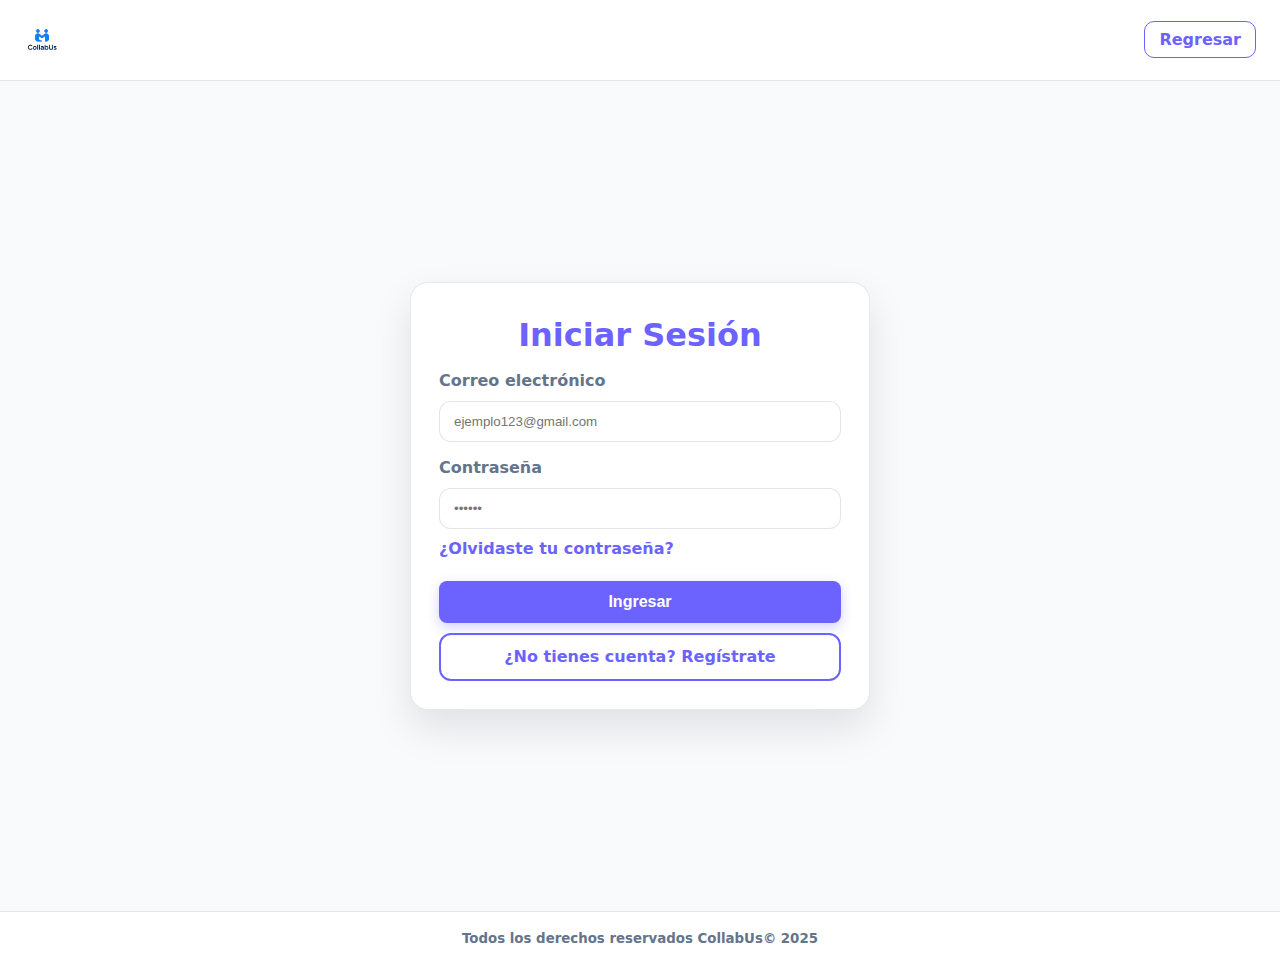
<file: public/loginusuario.html>
<!DOCTYPE html>
<html lang="es">

<head>
  <meta charset="UTF-8">
  <meta name="viewport" content="width=device-width, initial-scale=1.0">
  <title>Login Usuario</title>
  <link rel="icon" href="assets/img/logo.png">
  <link rel="stylesheet" href="assets/css/desingLogin.css">
  <link href="https://fonts.cdnfonts.com/css/sunflower-2" rel="stylesheet">
  <link href="https://fonts.cdnfonts.com/css/fira-sans-book" rel="stylesheet">
</head>

<body>
  <nav>
    <img class="logo" src="assets/img/logo.png" alt="Logo">
    <ul>
      <a class="element" href="../index.html">Regresar</a>
    </ul>
  </nav>

  <section class="login-pym">
    <div class="contenedor2">
      <h1 class="titulo2">Iniciar Sesión</h1>

      <div class="login1">
        <div class="log">
          <p>Correo electrónico</p>
          <input type="email" id="email" class="cuadrotexto" placeholder="ejemplo123@gmail.com" required>
        </div>
        <div class="log">
          <p>Contraseña</p>
          <input type="password" id="password" class="pas" placeholder="••••••" required>
        </div>
      </div>

      <a class="recover-link" href="javascript:void(0)" onclick="abrirModal()">¿Olvidaste tu contraseña?</a>


      <!-- Botón corregido -->
      <button id="btn-login" class="btnBanner" onclick="validarCredenciales()">Ingresar</button>

      <a href="RegistroUser.html" id="btn-register" class="btn-outline">¿No tienes cuenta? Regístrate</a>
    </div>
  </section>

  <!-- Modal para recuperación -->
<div id="recoverModal" class="recover-modal" role="dialog" aria-modal="true" aria-labelledby="recoverTitle">
  <div class="recover-box">
    <span class="close-recover" aria-label="Cerrar" onclick="cerrarModal()">×</span>
    <h2 id="recoverTitle">Recuperar contraseña</h2>
    <p>Ingresa tu correo electrónico:</p>
    <input type="email" id="recoverEmail" placeholder="ejemplo@gmail.com">
    <button class="btn-primary" type="button" onclick="enviarRecuperacion()">Enviar</button>
  </div>
</div>


  <footer>
    <section class="final">
      <small><b>Todos los derechos reservados CollabUs&copy; 2025</b></small>
    </section>
  </footer>


<script>
  // Utilidades
  const $ = (sel)=>document.querySelector(sel);

  function validarEmail(v){
    return /^[^\s@]+@[^\s@]+\.[^\s@]+$/.test(v);
  }

  function validarCredenciales(){
    const email = $("#email").value.trim();
    const password = $("#password").value.trim();

    if(!email || !password) return alert("Por favor, complete ambos campos.");
    if(!validarEmail(email)) return alert("Ingrese un correo válido.");

    // Demo (simulado)
    if(email === "usuario@demo.com" && password === "123456"){
      window.location.href = "homecolabo.html";//Aca se linkea y lleva a la pagina principal
    } else if (email === "DocErnesto@ViBlock.com" && password === "123456"){
      window.location.href = "----.html";
    } else {
      alert("Correo o contraseña incorrectos.");
    }
  }

  // Modal recuperar
  const modal = $("#recoverModal");
  function abrirModal(){ modal.classList.add("active"); $("#recoverEmail")?.focus(); }
  function cerrarModal(){ modal.classList.remove("active"); }

  function enviarRecuperacion(){
    const mail = $("#recoverEmail").value.trim();
    if(!validarEmail(mail)) return alert("Ingresa un correo válido.");
    alert("Te enviamos un enlace de recuperación si el correo existe en el sistema.");
    cerrarModal();
  }

  // Cerrar modal con ESC y click fuera
  document.addEventListener("keydown", (e)=>{ if(e.key === "Escape") cerrarModal(); });
  modal?.addEventListener("click", (e)=>{ if(e.target === modal) cerrarModal(); });
</script>

</body>

</html>
</file>
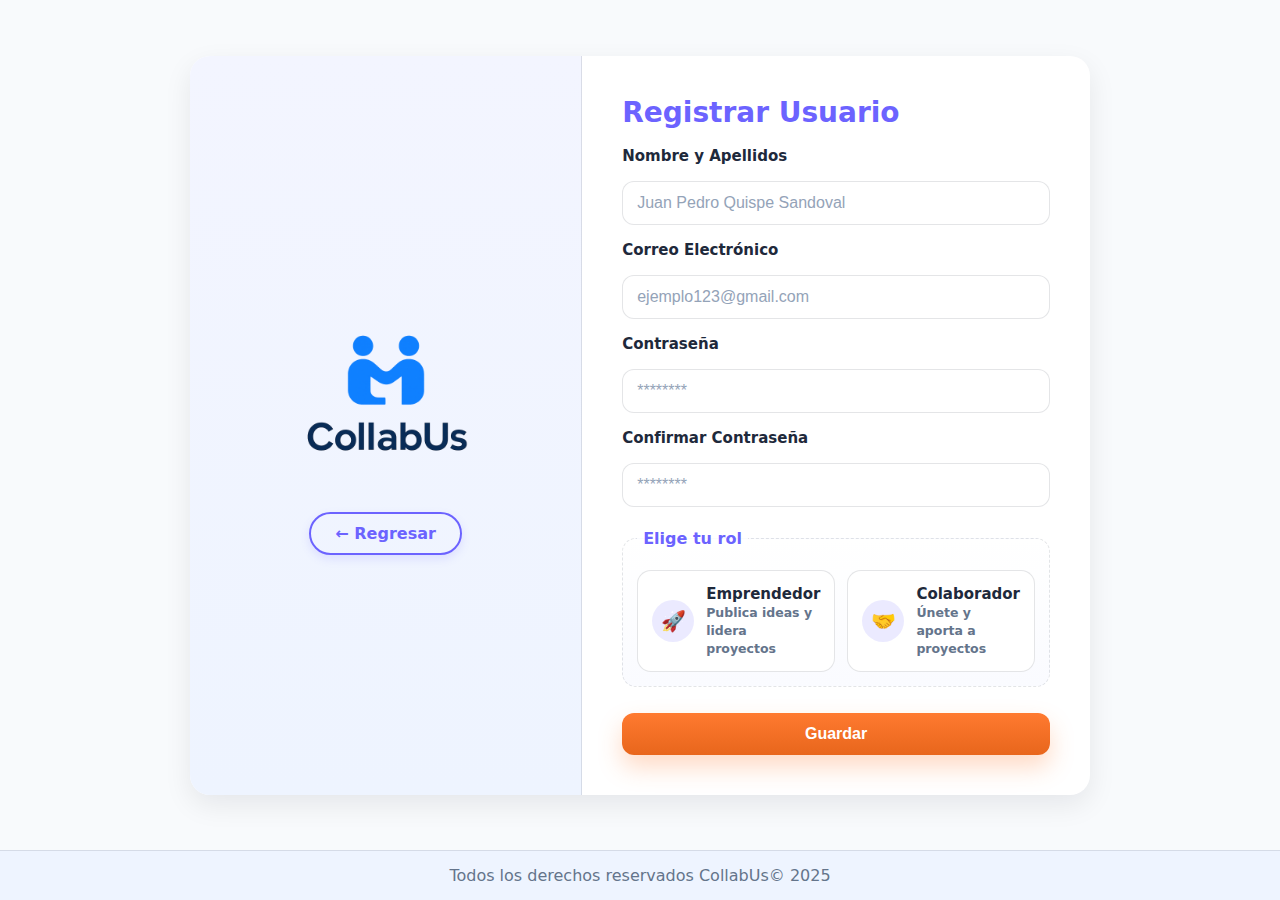
<file: public/RegistroUser.html>
<!DOCTYPE html>
<html lang="es">
<head>
  <meta charset="UTF-8" />
  <meta name="viewport" content="width=device-width, initial-scale=1.0"/>
  <title>Registro User</title>
  <link rel="icon" href="assets/images/logo.png">
  <link rel="stylesheet" href="assets/css/desingRegistro.css">
  <link href="https://fonts.cdnfonts.com/css/sunflower-2" rel="stylesheet">
  <link href="https://fonts.cdnfonts.com/css/fira-sans-book" rel="stylesheet">
</head>

<body>
  <div class="register-container">
    <div class="register-card">
      <!-- Lado izquierdo con logo + regresar -->
      <div class="image-section">
        <img src="assets/img/logo.png" alt="Logo Symbotec" />
        <a href="../index.html" class="btn-back">← Regresar</a>
      </div>

      <!-- Formulario -->
      <div class="form-section">
        <h2>Registrar Usuario</h2>
        <form onsubmit="return validarRegistroUser()">
          <label for="nombre">Nombre y Apellidos</label>
          <input type="text" id="nombre" placeholder="Juan Pedro Quispe Sandoval" required>

          <label for="email">Correo Electrónico</label>
          <input type="email" id="email" placeholder="ejemplo123@gmail.com" required>

          <label for="password">Contraseña</label>
          <input type="password" id="password" placeholder="********" required>

          <label for="confirmPassword">Confirmar Contraseña</label>
          <input type="password" id="confirmPassword" placeholder="********" required>

          <!-- Selector de rol -->
          <fieldset class="role-group" aria-labelledby="roleTitle">
            <legend id="roleTitle">Elige tu rol</legend>

            <label class="role-option">
              <input type="radio" name="rol" value="emprendedor" />
              <span class="role-card">
                <span class="role-icon">🚀</span>
                <span class="role-text">
                  <strong>Emprendedor</strong>
                  <small>Publica ideas y lidera proyectos</small>
                </span>
              </span>
            </label>

            <label class="role-option">
              <input type="radio" name="rol" value="colaborador" />
              <span class="role-card">
                <span class="role-icon">🤝</span>
                <span class="role-text">
                  <strong>Colaborador</strong>
                  <small>Únete y aporta a proyectos</small>
                </span>
              </span>
            </label>
          </fieldset>

          <button type="submit" class="btn-save">Guardar</button>
        </form>
      </div>
    </div>
  </div>

  <footer>
    <p>Todos los derechos reservados CollabUs&copy; 2025</p>
  </footer>

  <script>
    function validarRegistroUser() {
      const nombre = document.getElementById("nombre").value.trim();
      const email = document.getElementById("email").value.trim();
      const password = document.getElementById("password").value.trim();
      const confirmPassword = document.getElementById("confirmPassword").value.trim();
      const rol = document.querySelector('input[name="rol"]:checked');

      if (!nombre || !email || !password || !confirmPassword) {
        alert("Por favor, complete todos los campos.");
        return false;
      }

      if (!rol) {
        alert("Selecciona tu rol: Emprendedor o Colaborador.");
        return false;
      }

      if (password !== confirmPassword) {
        alert("Las contraseñas no coinciden.");
        return false;
      }

      alert("Usuario registrado correctamente como " + rol.value + ".");
      window.location.href = "Loginusuario.html"; // destino después del registro
      return false; // evitar envío real
    }
  </script>
</body>
</html>
</file>
<file: public/assets/css/desingLogin.css>
/* ===== Paleta del tema ===== */
:root{
  --brand:#6C63FF; --brand-600:#5146d9;
  --accent:#FF7A30; --accent-600:#e8661c;
  --bg:#F8FAFC; --surface:#FFFFFF;
  --text:#1E293B; --muted:#64748B;
  --border:rgba(30,41,59,.12);
  --ring: rgba(108,99,255,.35);
  --shadow:0 10px 24px rgba(0,0,0,.10);
}

*{box-sizing:border-box}
html,body{height:100%}
body{
  margin:0; font-family:"Fira Sans Book","Raleway",system-ui,-apple-system,sans-serif;
  background:var(--bg); color:var(--text); line-height:1.5;
}

/* ===== Top nav ===== */
nav{
  position:sticky; top:0; z-index:10;
  display:flex; align-items:center; justify-content:space-between;
  padding:12px 24px; background:var(--surface);
  border-bottom:1px solid var(--border);
}
nav .logo{height:36px}
nav .element{
  color:var(--brand); font-weight:700; text-decoration:none;
  padding:8px 14px; border-radius:10px; border:1px solid var(--brand);
}
nav .element:hover{ background:var(--brand); color:#fff }

/* ===== Layout ===== */
.login-pym{
  min-height:calc(100dvh - 70px);
  display:grid; place-items:center; padding:32px 16px;
}
.contenedor2{
  width:100%; max-width:460px;
  background:var(--surface); border:1px solid var(--border);
  border-radius:18px; box-shadow:var(--shadow);
  padding:28px;
}
.titulo2{
  margin:0 0 10px 0; text-align:center; font-weight:800; color:var(--brand);
}

.login1{ display:grid; gap:14px; margin-top:10px; }
.log p{ margin:0 0 8px 0; color:var(--muted); font-weight:700; }
.cuadrotexto,.pas{
  width:100%; padding:12px 14px; border-radius:12px;
  border:1.5px solid var(--border); background:#fff; color:var(--text);
  outline:none; transition:border-color .15s ease, box-shadow .15s ease;
}
.cuadrotexto:focus,.pas:focus{
  border-color:var(--brand); box-shadow:0 0 0 3px var(--ring);
}

/* Enlace recuperar */
.recover-link{
  display:inline-block; margin-top:8px;
  color:var(--brand); text-decoration:none; font-weight:700;
}
.recover-link:hover{ color:var(--brand-600) }

/* ===== Botones ===== */
.btn-primary{
  display:inline-flex; align-items:center; justify-content:center;
  width:100%; padding:12px 16px; margin-top:16px;
  border:0; border-radius:12px; cursor:pointer; font-weight:800;
  background:linear-gradient(180deg,var(--accent) 0%, var(--accent-600) 100%);
  color:#fff; box-shadow:0 12px 24px rgba(255,122,48,.28);
  transition:transform .18s ease, box-shadow .18s ease, filter .18s ease;
}
.btn-primary:hover{ transform:translateY(-1px); box-shadow:0 16px 28px rgba(255,122,48,.32); }
.btn-primary:active{ transform:translateY(0); box-shadow:0 8px 18px rgba(255,122,48,.24); }
.btn-primary:focus-visible{ outline:none; box-shadow:0 0 0 3px var(--ring), 0 12px 24px rgba(255,122,48,.28); }

.btn-outline{
  display:inline-block; width:100%; text-align:center; margin-top:12px;
  padding:10px 14px; border-radius:12px; text-decoration:none; font-weight:800;
  border:2px solid var(--brand); color:var(--brand); background:transparent;
  transition:all .2s ease;
}
.btn-outline:hover{ background:var(--brand); color:#fff; }

/* ===== Modal recuperar ===== */
.recover-modal{
  position:fixed; inset:0; background:rgba(30,41,59,.55);
  display:none; align-items:center; justify-content:center;
  padding:16px; z-index:50;
}
.recover-modal.active{ display:flex; }
.recover-box{
  width:100%; max-width:420px; background:var(--surface); color:var(--text);
  border-radius:16px; border:1px solid var(--border); box-shadow:var(--shadow);
  padding:22px; position:relative;
}
.close-recover{
  position:absolute; top:10px; right:12px; cursor:pointer;
  font-size:22px; color:var(--muted);
}
.close-recover:hover{ color:var(--text) }
.recover-box input{
  width:100%; padding:12px 14px; border-radius:12px; border:1.5px solid var(--border);
  margin:10px 0 12px 0;
}
.recover-box input:focus{ border-color:var(--brand); box-shadow:0 0 0 3px var(--ring); }

/* ===== Footer ===== */
footer .final{
  text-align:center; padding:14px; color:var(--muted);
  border-top:1px solid var(--border); background:var(--surface);
}
/* ===== Enlaces debajo del form ===== */
.recover-link,
#btn-register {
  color: #6C63FF;              /* morado de marca */
  font-weight: 700;
  text-decoration: none;
}
.recover-link:hover,
#btn-register:hover { color: #5146d9; text-decoration: underline; }

/* Colocar enlaces y botón en una fila agradable (opcional) */
.login-actions {
  display: flex;
  align-items: center;
  gap: 12px;
  flex-wrap: wrap;
  margin-top: 12px;
}

/* ===== Botón Ingresar ===== */
.btn-primary{
  -webkit-appearance: none;
  appearance: none;
  border: 0;
  border-radius: 12px;
  padding: 12px 16px;
  width: 100%;                  /* ocupa todo el ancho de la card */
  background: linear-gradient(180deg, #FF7A30 0%, #e8661c 100%);
  color: #fff;
  font-weight: 800;
  cursor: pointer;
  box-shadow: 0 12px 24px rgba(255,122,48,.28);
  transition: transform .18s ease, box-shadow .18s ease, filter .18s ease;
  margin-top: 12px;             /* separarlo de los enlaces */
}
.btn-primary:hover{ transform: translateY(-1px); box-shadow: 0 16px 28px rgba(255,122,48,.32); }
.btn-primary:active{ transform: translateY(0); box-shadow: 0 8px 18px rgba(255,122,48,.24); }
.btn-primary:focus-visible{ outline: none; box-shadow: 0 0 0 3px rgba(108,99,255,.35), 0 12px 24px rgba(255,122,48,.28); }

/* ===== Botón “Regístrate” (outline) ===== */
.btn-outline{
  display: inline-block;
  width: 100%;
  text-align: center;
  margin-top: 10px;
  padding: 10px 14px;
  border-radius: 12px;
  border: 2px solid #6C63FF;
  color: #6C63FF;
  font-weight: 800;
  text-decoration: none;
  transition: all .2s ease;
}
.btn-outline:hover{ background:#c6c6cd; color:#fff; }

/* ===== Card visual: que flote un poquito más como en tu captura ===== */
.contenedor2{
  box-shadow: 0 18px 40px rgba(2, 6, 23, .10);
  border: 1px solid rgba(30,41,59,.10);
}

/* ===== Inputs: asegurar mismo estilo en todos los navegadores ===== */
.cuadrotexto, .pas{
  -webkit-appearance: none;
  appearance: none;
  background: #fff;
}
/* Botón principal de login */
.btnBanner {
  display: block;
  width: 100%;               /* ocupa todo el ancho del form */
  padding: 12px;
  margin-top: 20px;
  font-size: 1rem;
  font-weight: 600;
  color: #fff;
  background: #6C63FF;       /* morado principal */
  border: none;
  border-radius: 8px;
  cursor: pointer;
  text-align: center;
  transition: background 0.3s ease, transform 0.2s ease;
  box-shadow: 0 4px 12px rgba(108, 99, 255, 0.3);
}

.btnBanner:hover {
  background: #5146d9;       /* morado más oscuro */
  transform: translateY(-2px);
  box-shadow: 0 6px 16px rgba(108, 99, 255, 0.4);
}

.btnBanner:active {
  transform: translateY(0);
  box-shadow: 0 2px 6px rgba(108, 99, 255, 0.2);
}
</file>
<file: public/assets/css/desingRegistro.css>
/* ===== Reset ===== */
* { margin: 0; padding: 0; box-sizing: border-box; }

/* ===== Paleta del tema ===== */
:root{
  --brand:#6C63FF;         /* morado */
  --brand-600:#5146d9;
  --accent:#FF7A30;        /* naranja (CTA) */
  --accent-600:#e8661c;
  --bg:#F8FAFC;            /* fondo */
  --surface:#FFFFFF;       /* tarjetas */
  --text:#1E293B;          /* texto principal */
  --muted:#64748B;         /* texto secundario */
  --border:rgba(30,41,59,.12);
  --ring:rgba(108,99,255,.35);
  --shadow:0 10px 28px rgba(2,6,23,.08);
}

body{
  font-family:'Fira Sans', system-ui, -apple-system, sans-serif;
  background-color: var(--bg);
  color: var(--text);
  min-height: 100vh;
  display:flex; flex-direction:column; justify-content:space-between;
}

/* ===== Layout ===== */
.register-container{
  display:flex; justify-content:center; align-items:center;
  flex:1; padding:40px 20px;
}
.register-card{
  display:flex; flex-wrap:wrap;
  background:var(--surface);
  border-radius:20px;
  box-shadow:var(--shadow);
  overflow:hidden;
  max-width:900px; width:100%;
}

/* ===== Lado izquierdo (imagen + regresar) ===== */
.image-section{
  background: linear-gradient(180deg, #f3f5ff, #eef4ff);
  padding:30px; flex:1 1 300px;
  display:flex; flex-direction:column; align-items:center; justify-content:center; gap:16px;
  border-right:1px solid var(--border);
}
.image-section img{ width:200px; height:auto; }

/* Botón Regresar (outline morado) */
.btn-back{
  display:inline-block;
  padding:10px 24px;
  font-size:16px; font-weight:700;
  color:var(--brand);
  background:transparent;
  border:2px solid var(--brand);
  border-radius:999px;
  text-decoration:none;
  transition:all .2s ease;
  box-shadow:0 4px 10px rgba(108,99,255,.15);
}
.btn-back:hover{ background:var(--brand); color:#fff; transform:translateY(-1px); }

/* ===== Formulario ===== */
.form-section{ flex:1 1 400px; padding:40px; }
.form-section h2{
  margin-bottom:18px; font-size:28px; font-weight:800; color:var(--brand);
}

form{ display:flex; flex-direction:column; gap:16px; }
label{ font-weight:800; font-size:15px; color:var(--text); }
input{
  padding:12px 14px; font-size:16px;
  background:#fff; color:var(--text);
  border:1.5px solid var(--border); border-radius:12px;
  outline:none; transition:border-color .15s ease, box-shadow .15s ease;
}
input::placeholder{ color:#94A3B8; }
input:focus{ border-color:var(--brand); box-shadow:0 0 0 3px var(--ring); }

/* ===== Selector de rol (Emprendedor / Colaborador) ===== */
.role-group{
  margin: 6px 0 6px;
  padding:14px;
  border:1px dashed var(--border);
  border-radius:14px;
  background:linear-gradient(180deg,#ffffff,#fafbff);
  display:grid; grid-template-columns:1fr 1fr; gap:12px;
}
.role-group legend{
  font-weight:800; color:var(--brand); padding:0 6px; margin-bottom:8px;
}
.role-option{ display:block; cursor:pointer; }
.role-option>input{ position:absolute; opacity:0; pointer-events:none; }
.role-card{
  display:flex; align-items:center; gap:12px;
  padding:14px; border:1.5px solid var(--border); border-radius:14px; background:var(--surface);
  transition:border-color .2s ease, box-shadow .2s ease, transform .2s ease, background .2s ease;
}
.role-icon{
  width:42px;height:42px; flex:0 0 42px;
  display:grid; place-items:center;
  border-radius:50%;
  background:#6C63FF22; color:var(--brand); font-size:20px;
}
.role-text strong{ display:block; color:var(--text); }
.role-text small{ color:var(--muted); }

.role-option:hover .role-card{
  border-color:var(--brand);
  box-shadow:0 10px 22px rgba(108,99,255,.12);
  transform:translateY(-1px);
}
.role-option>input:checked + .role-card{
  border-color:var(--brand);
  background:linear-gradient(180deg,#ffffff,#f4f5ff);
  box-shadow:0 0 0 3px var(--ring);
}

/* ===== Botón Guardar (CTA naranja) ===== */
.btn-save{
  margin-top: 4px;
  padding:12px;
  background: linear-gradient(180deg, var(--accent) 0%, var(--accent-600) 100%);
  color:#fff; font-weight:800; font-size:16px;
  border:0; border-radius:12px; cursor:pointer;
  transition:transform .18s ease, box-shadow .18s ease;
  box-shadow:0 12px 24px rgba(255,122,48,.28);
}
.btn-save:hover{ transform:translateY(-1px); box-shadow:0 16px 28px rgba(255,122,48,.32); }
.btn-save:active{ transform:translateY(0); box-shadow:0 8px 18px rgba(255,122,48,.24); }
.btn-save:focus-visible{ outline:none; box-shadow:0 0 0 3px var(--ring), 0 12px 24px rgba(255,122,48,.28); }

/* ===== Footer ===== */
footer{
  background:#EEF4FF;
  border-top:1px solid var(--border);
  padding:15px; text-align:center; font-size:16px; color:var(--muted);
}

/* ===== Responsive ===== */
@media (max-width: 768px){
  .register-card{ flex-direction:column; align-items:center; }
  .form-section{ padding:30px 20px; }
  .image-section{
    padding:20px 20px 15px; /* Reducimos el padding superior e inferior */
    border-right:0;
    border-bottom:1px solid var(--border);
    order: 2; /* Cambiamos el orden para que aparezca después del formulario */
    background: transparent; /* Eliminamos el fondo gradiente */
    gap: 8px; /* Reducimos el espacio entre elementos */
  }
  .role-group{ grid-template-columns:1fr; }

  /* Hacemos que el logo desaparezca gradualmente */
  .image-section img {
    opacity: 0;
    height: 0;
    width: 0;
    transition: opacity 0.3s ease, height 0.3s ease, width 0.3s ease;
  }

  /* Botón Regresar en modo responsive - sin fondo */
  .btn-back {
    background: transparent;
    box-shadow: none;
    width: 100%;
    text-align: center;
    margin-top: 5px; /* Reducimos el margen superior */
    margin-bottom: 5px; /* Añadimos margen inferior para separación consistente */
    border: 2px solid var(--brand); /* Mantenemos el borde para consistencia */
    padding: 10px 16px; /* Ajustamos el padding para que coincida con el botón Guardar */
  }

  /* Aseguramos que el botón de regresar se alinee con el de guardar */
  .image-section {
    display: flex;
    flex-direction: column;
    align-items: stretch; /* Para que los elementos ocupen todo el ancho */
  }

  /* Ajustamos el hover para modo responsive */
  .btn-back:hover {
    background: var(--brand);
    color: #fff;
  }

  /* Reducimos el padding del contenedor principal en móviles */
  .register-container {
    padding: 20px 15px;
  }
}

/* Para transiciones suaves en dispositivos móviles */
.image-section img {
  transition: opacity 0.3s ease, height 0.3s ease, width 0.3s ease;
}
</file>
